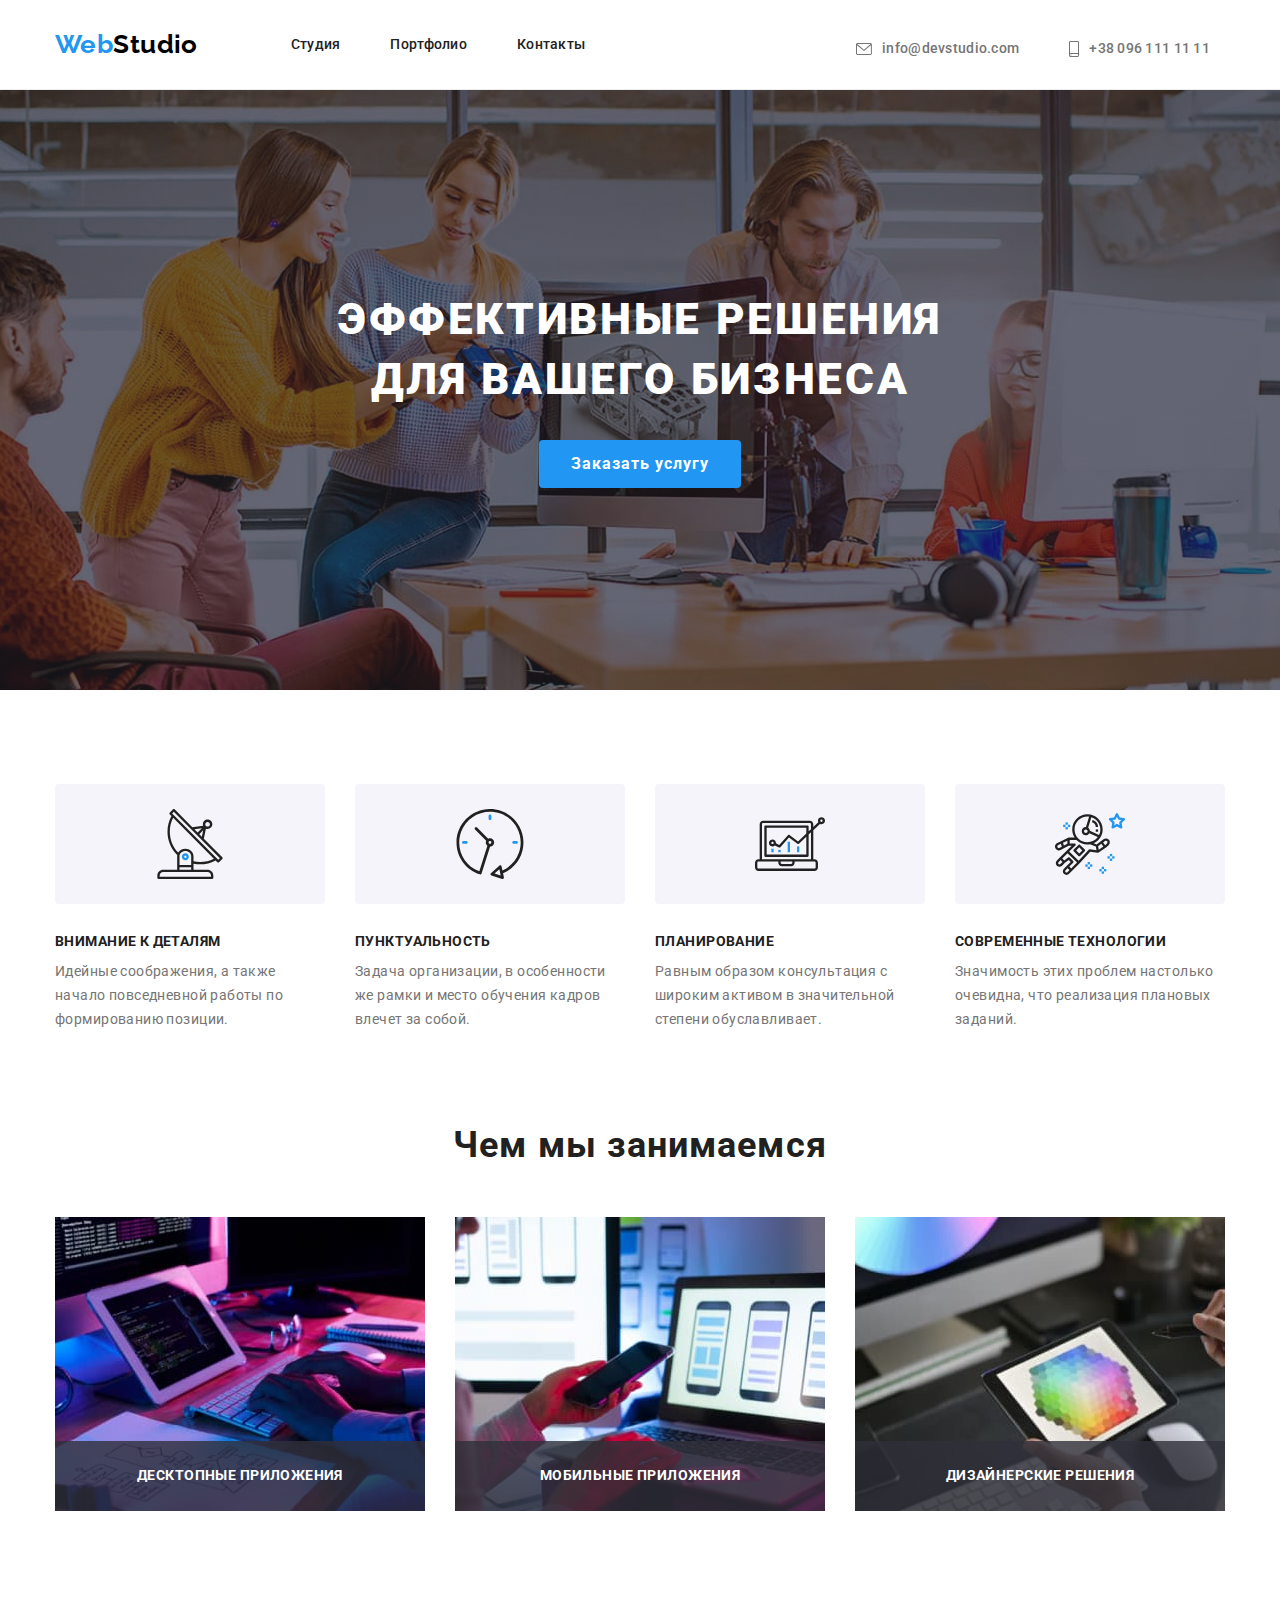
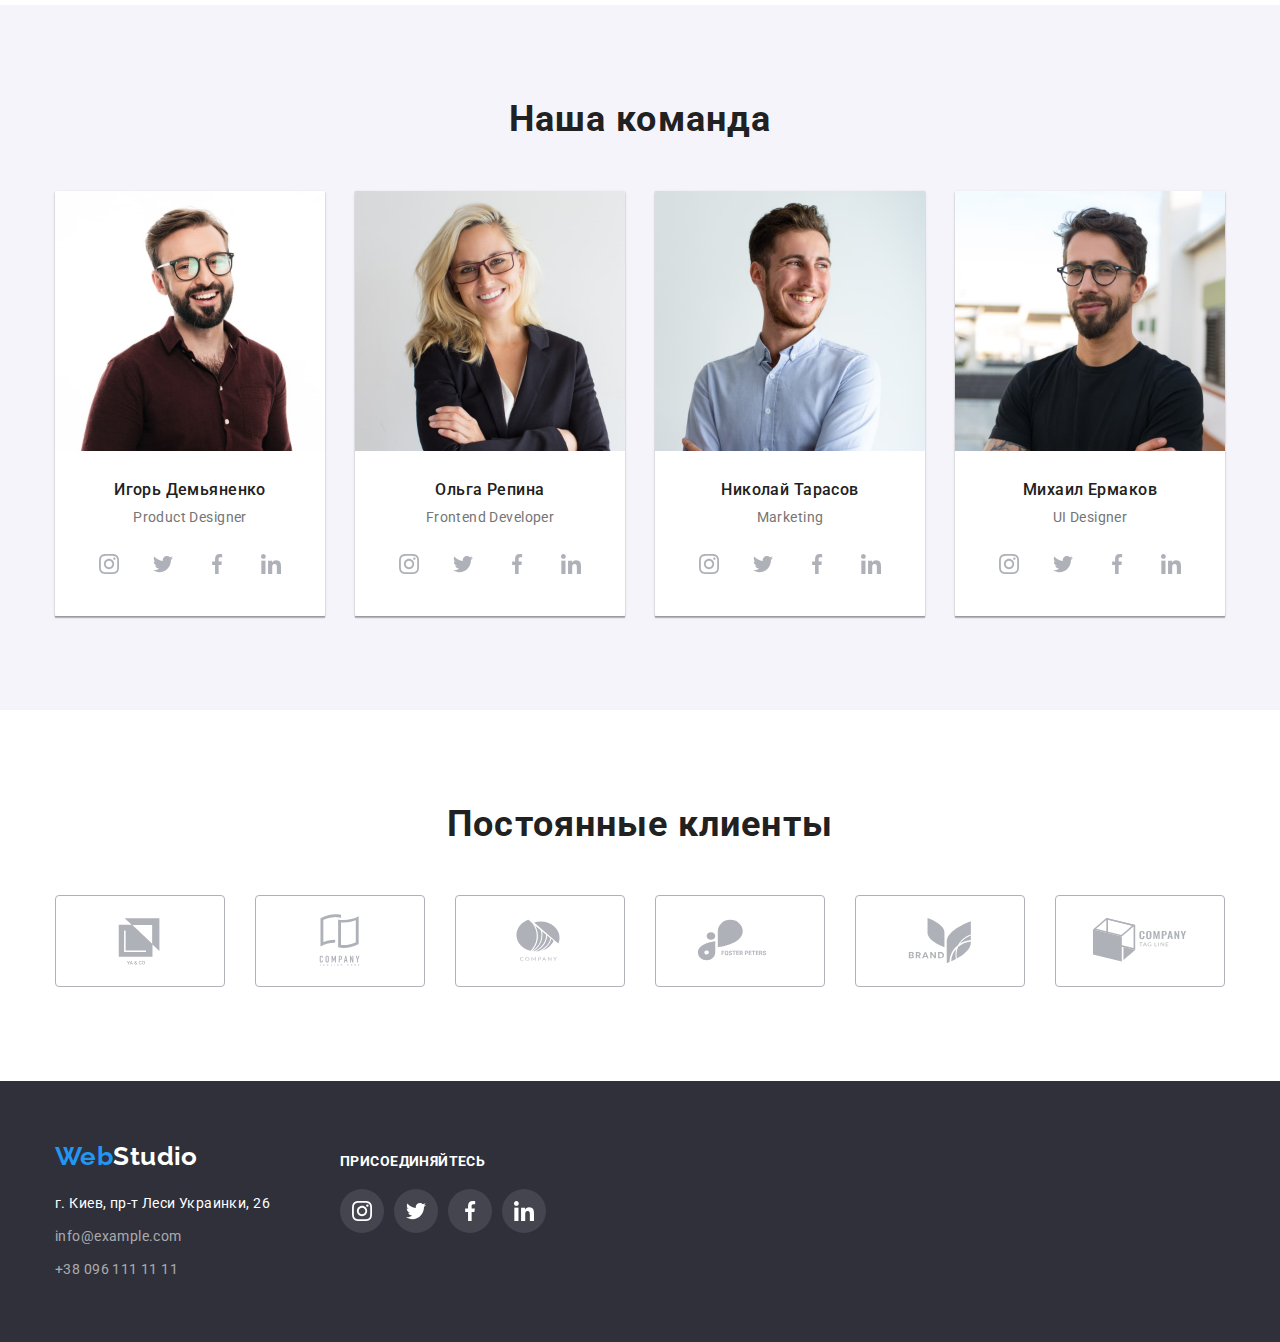
<file: index.html>
<!DOCTYPE html>
<html lang="ru">
  <head>
    <meta charset="UTF-8" />
    <meta http-equiv="X-UA-Compatible" content="IE=edge" />
    <meta name="viewport" content="width=device-width, initial-scale=1.0" />
    <link rel="preconnect" href="https://fonts.googleapis.com" />
    <link rel="preconnect" href="https://fonts.gstatic.com" crossorigin />
    <title>WebStudio</title>
    <link
      href="https://fonts.googleapis.com/css2?family=Raleway:wght@700&family=Roboto:wght@400;500;700;900&display=swap"
      rel="stylesheet"
    />
    <link
      rel="stylesheet"
      href="https://cdnjs.cloudflare.com/ajax/libs/modern-normalize/1.1.0/modern-normalize.min.css"
    />
    <link rel="stylesheet" href="./css/styles.css" />
  </head>
  <body>
    <header class="header">
      <div class="container main-nav">
        <nav class="header-nav">
          <a class="logo" href="./index.html"
            ><span class="logo-dec">Web</span>Studio
          </a>
          <ul class="site-nav list">
            <li class="nav-iteam">
              <a href="./index.html" class="menu-link link">Студия</a>
            </li>
            <li class="nav-iteam">
              <a href="./portfolio.html" class="menu-link link">Портфолио</a>
            </li>
            <li class="nav-iteam">
              <a href="" class="menu-link link">Контакты</a>
            </li>
          </ul>
        </nav>
        <div class="container header-contact">
          <ul class="header-contact-iteams list">
            <li class="contact-iteam">
              <a href="mailto:info@devstudio.com" class="contact-link link">
                <svg class="contact-icon" width="16px" height="12px">
                  <use href="./images/icons.svg#icon-envelope"></use>
                </svg>
                <span class="contact-text">info@devstudio.com</span>
              </a>
            </li>
            <li class="contact-iteam">
              <a href="tel:+380961111111" class="contact-link link">
                <svg class="contact-icon" width="10px" height="16px">
                  <use href="./images/icons.svg#icon-smartphone"></use>
                </svg>
                <span class="contact-text">+38 096 111 11 11</span>
              </a>
            </li>
          </ul>
        </div>
      </div>
    </header>
    <main>
      <div>
        <section class="hero">
          <div class="container">
            <div class="hero-iteams">
              <h1 class="hero-title">Эффективные решения для вашего бизнеса</h1>
              <button data-modal-open class="hero-button" type="button">
                Заказать услугу
              </button>
            </div>
          </div>
        </section>
      </div>
      <section class="feature">
        <div class="container">
          <h2 class="visually-hidden">Особенности</h2>
          <ul class="feature-list list">
            <li class="feature-iteam">
              <div class="feature-icon">
                <svg width="70px" height="70px">
                  <use href="./images/icons.svg#icon-antenna-1"></use>
                </svg>
              </div>
              <h3 class="feature-title">Внимание к деталям</h3>
              <p class="feature-text">
                Идейные соображения, а также начало повседневной работы по
                формированию позиции.
              </p>
            </li>
            <li class="feature-iteam">
              <div class="feature-icon">
                <svg width="70px" height="70px">
                  <use href="./images/icons.svg#icon-clock-1"></use>
                </svg>
              </div>
              <h3 class="feature-title">Пунктуальность</h3>
              <p class="feature-text">
                Задача организации, в особенности же рамки и место обучения
                кадров влечет за собой.
              </p>
            </li>
            <li class="feature-iteam">
              <div class="feature-icon">
                <svg width="70px" height="70px">
                  <use href="./images/icons.svg#icon-diagram-1"></use>
                </svg>
              </div>
              <h3 class="feature-title">Планирование</h3>
              <p class="feature-text">
                Равным образом консультация с широким активом в значительной
                степени обуславливает.
              </p>
            </li>
            <li class="feature-iteam">
              <div class="feature-icon">
                <svg width="70px" height="70px">
                  <use href="./images/icons.svg#icon-astronaut-1"></use>
                </svg>
              </div>
              <h3 class="feature-title">Современные технологии</h3>
              <p class="feature-text">
                Значимость этих проблем настолько очевидна, что реализация
                плановых заданий.
              </p>
            </li>
          </ul>
        </div>
      </section>
      <section class="section">
        <div class="container">
          <h2 class="section-title">Чем мы занимаемся</h2>
          <ul class="section-iteams list">
            <li class="section-iteam label">
              <img src="./img/img1.jpg" alt="разработка" width: 370px; height:
              294px; />
              <p class="label-text">Десктопные приложения</p>
            </li>
            <li class="section-iteam label">
              <img src="./img/img2.jpg" alt="коммуникация" width: 370px; height:
              294px; />
              <p class="label-text">Мобильные приложения</p>
            </li>
            <li class="section-iteam label">
              <img src="./img/img3.jpg" alt="дизайн" width: 370px; height:
              294px; />
              <p class="label-text">Дизайнерские решения</p>
            </li>
          </ul>
        </div>
      </section>
      <section class="section saction-team">
        <div class="container">
          <h2 class="section-title">Наша команда</h2>
          <ul class="section-iteams list">
            <li class="section-iteam team-shadow">
              <img
                src="./img/imgteam1.jpg"
                alt="Игорь Демьяненко"
                width="270"
                height="260"
              />
              <div class="text-content">
                <h3 class="name">Игорь Демьяненко</h3>
                <p lang="en" class="speciality">Product Designer</p>
                <ul class="soc-icon-list list">
                  <li class="soc-icon-iteam">
                    <a href="" class="soc-icon-link">
                      <svg class="soc-icon" width="20px" height="20px">
                        <use href="./images/icons.svg#icon-instagram-2"></use>
                      </svg>
                    </a>
                  </li>
                  <li class="soc-icon-iteam">
                    <a href="" class="soc-icon-link">
                      <svg class="soc-icon" width="20px" height="20px">
                        <use href="./images/icons.svg#icon-twitter-1"></use>
                      </svg>
                    </a>
                  </li>
                  <li class="soc-icon-iteam">
                    <a href="" class="soc-icon-link">
                      <svg class="soc-icon" width="20px" height="20px">
                        <use href="./images/icons.svg#icon-facebook-1"></use>
                      </svg>
                    </a>
                  </li>
                  <li class="soc-icon-iteam">
                    <a href="" class="soc-icon-link">
                      <svg class="soc-icon" width="20px" height="20px">
                        <use href="./images/icons.svg#icon-linkedin-1"></use>
                      </svg>
                    </a>
                  </li>
                </ul>
              </div>
            </li>
            <li class="section-iteam team-shadow">
              <img
                src="./img/imgteam2.jpg"
                alt="Ольга Репина"
                width="270"
                height="260"
              />
              <div class="text-content">
                <h3 class="name">Ольга Репина</h3>
                <p lang="en" class="speciality">Frontend Developer</p>
                <ul class="soc-icon-list list">
                  <li class="soc-icon-iteam">
                    <a href="" class="soc-icon-link">
                      <svg class="soc-icon" width="20px" height="20px">
                        <use href="./images/icons.svg#icon-instagram-2"></use>
                      </svg>
                    </a>
                  </li>
                  <li class="soc-icon-iteam">
                    <a href="" class="soc-icon-link">
                      <svg class="soc-icon" width="20px" height="20px">
                        <use href="./images/icons.svg#icon-twitter-1"></use>
                      </svg>
                    </a>
                  </li>
                  <li class="soc-icon-iteam">
                    <a href="" class="soc-icon-link">
                      <svg class="soc-icon" width="20px" height="20px">
                        <use href="./images/icons.svg#icon-facebook-1"></use>
                      </svg>
                    </a>
                  </li>
                  <li class="soc-icon-iteam">
                    <a href="" class="soc-icon-link">
                      <svg class="soc-icon" width="20px" height="20px">
                        <use href="./images/icons.svg#icon-linkedin-1"></use>
                      </svg>
                    </a>
                  </li>
                </ul>
              </div>
            </li>
            <li class="section-iteam team-shadow">
              <img
                src="./img/imgteam3.jpg"
                alt="Николай Тарасов"
                width="270"
                height="260"
              />
              <div class="text-content">
                <h3 class="name">Николай Тарасов</h3>
                <p lang="en" class="speciality">Marketing</p>
                <ul class="soc-icon-list list">
                  <li class="soc-icon-iteam">
                    <a href="" class="soc-icon-link">
                      <svg class="soc-icon" width="20px" height="20px">
                        <use href="./images/icons.svg#icon-instagram-2"></use>
                      </svg>
                    </a>
                  </li>
                  <li class="soc-icon-iteam">
                    <a href="" class="soc-icon-link">
                      <svg class="soc-icon" width="20px" height="20px">
                        <use href="./images/icons.svg#icon-twitter-1"></use>
                      </svg>
                    </a>
                  </li>
                  <li class="soc-icon-iteam">
                    <a href="" class="soc-icon-link">
                      <svg class="soc-icon" width="20px" height="20px">
                        <use href="./images/icons.svg#icon-facebook-1"></use>
                      </svg>
                    </a>
                  </li>
                  <li class="soc-icon-iteam">
                    <a href="" class="soc-icon-link">
                      <svg class="soc-icon" width="20px" height="20px">
                        <use href="./images/icons.svg#icon-linkedin-1"></use>
                      </svg>
                    </a>
                  </li>
                </ul>
              </div>
            </li>
            <li class="section-iteam team-shadow">
              <img
                src="./img/imgteam4.jpg"
                alt="Михаил Ермаков"
                width="270"
                height="260"
              />
              <div class="text-content">
                <h3 class="name">Михаил Ермаков</h3>
                <p lang="en" class="speciality">UI Designer</p>
                <ul class="soc-icon-list list">
                  <li class="soc-icon-iteam">
                    <a href="" class="soc-icon-link">
                      <svg class="soc-icon" width="20px" height="20px">
                        <use href="./images/icons.svg#icon-instagram-2"></use>
                      </svg>
                    </a>
                  </li>
                  <li class="soc-icon-iteam">
                    <a href="" class="soc-icon-link">
                      <svg class="soc-icon" width="20px" height="20px">
                        <use href="./images/icons.svg#icon-twitter-1"></use>
                      </svg>
                    </a>
                  </li>
                  <li class="soc-icon-iteam">
                    <a href="" class="soc-icon-link">
                      <svg class="soc-icon" width="20px" height="20px">
                        <use href="./images/icons.svg#icon-facebook-1"></use>
                      </svg>
                    </a>
                  </li>
                  <li class="soc-icon-iteam">
                    <a href="" class="soc-icon-link">
                      <svg class="soc-icon" width="20px" height="20px">
                        <use href="./images/icons.svg#icon-linkedin-1"></use>
                      </svg>
                    </a>
                  </li>
                </ul>
              </div>
            </li>
          </ul>
        </div>
      </section>
      <section class="section">
        <div class="container">
          <h2 class="section-title">Постоянные клиенты</h2>
          <ul class="clients-list list">
            <li class="clients-iteam">
              <a href="" class="clients-link link">
                <svg class="client-logo" width="106px" height="60px">
                  <use href="./images/icons.svg#icon-Logo-yaco"></use>
                </svg>
              </a>
            </li>
            <li class="clients-iteam">
              <a href="" class="clients-link link">
                <svg class="client-logo" width="106px" height="60px">
                  <use
                    href="./images/icons.svg#icon-Logo-company-tagline-here"
                  ></use>
                </svg>
              </a>
            </li>
            <li class="clients-iteam">
              <a href="" class="clients-link link">
                <svg class="client-logo" width="106px" height="60px">
                  <use href="./images/icons.svg#icon-Logo-company"></use>
                </svg>
              </a>
            </li>
            <li class="clients-iteam">
              <a href="" class="clients-link link">
                <svg class="client-logo" width="106px" height="60px">
                  <use href="./images/icons.svg#icon-Logo-foster-peters"></use>
                </svg>
              </a>
            </li>
            <li class="clients-iteam">
              <a href="" class="clients-link link">
                <svg class="client-logo" width="106px" height="60px">
                  <use href="./images/icons.svg#icon-Logo-brand"></use>
                </svg>
              </a>
            </li>
            <li class="clients-iteam">
              <a href="" class="clients-link link">
                <svg class="client-logo" width="106px" height="60px">
                  <use
                    href="./images/icons.svg#icon-Logo-company-tag-line"
                  ></use>
                </svg>
              </a>
            </li>
          </ul>
        </div>
      </section>
    </main>
    <footer class="footer">
      <div class="container footer-main">
        <div class="footer-nav">
          <a class="logo-footer" href="./index.html"
            ><span class="logo-footer-dec">Web</span>Studio</a
          >
          <address class="footer-address">
            г. Киев, пр-т Леси Украинки, 26
          </address>
          <ul class="footer-contact-iteams list">
            <li class="contact-iteam">
              <a href="mailto:info@example.com" class="link"
                >info@example.com</a
              >
            </li>
            <li class="contact-iteam">
              <a href="tel:+380961111111" class="link">+38 096 111 11 11</a>
            </li>
          </ul>
        </div>
        <div class="footer-soc">
          <h3 class="footer-soc-title">присоединяйтесь</h3>
          <ul class="footer-soc-icon-list list">
            <li class="footer-soc-icon-iteam">
              <a href="" class="footer-soc-icon-link">
                <svg class="footer-soc-icon" width="20px" height="20px">
                  <use href="./images/icons.svg#icon-instagram-2"></use>
                </svg>
              </a>
            </li>
            <li class="footer-soc-icon-iteam">
              <a href="" class="footer-soc-icon-link">
                <svg class="footer-soc-icon" width="20px" height="20px">
                  <use href="./images/icons.svg#icon-twitter-1"></use>
                </svg>
              </a>
            </li>
            <li class="footer-soc-icon-iteam">
              <a href="" class="footer-soc-icon-link">
                <svg class="footer-soc-icon" width="20px" height="20px">
                  <use href="./images/icons.svg#icon-facebook-1"></use>
                </svg>
              </a>
            </li>
            <li class="footer-soc-icon-iteam">
              <a href="" class="footer-soc-icon-link">
                <svg class="footer-soc-icon" width="20px" height="20px">
                  <use href="./images/icons.svg#icon-linkedin-1"></use>
                </svg>
              </a>
            </li>
          </ul>
        </div>
      </div>
    </footer>
    <div class="backdrop is-hidden" data-modal>
      <div class="modal">
        <button data-modal-close class="close-modal-btn" type="button">
          <svg class="close-modal-icon" width="18px" height="18px">
            <use href="./images/icons.svg#icon-close-black-18dp-2-1"></use>
          </svg>
        </button>
      </div>
    </div>
    <script src="./js/modal.js"></script>
  </body>
</html>
</file>
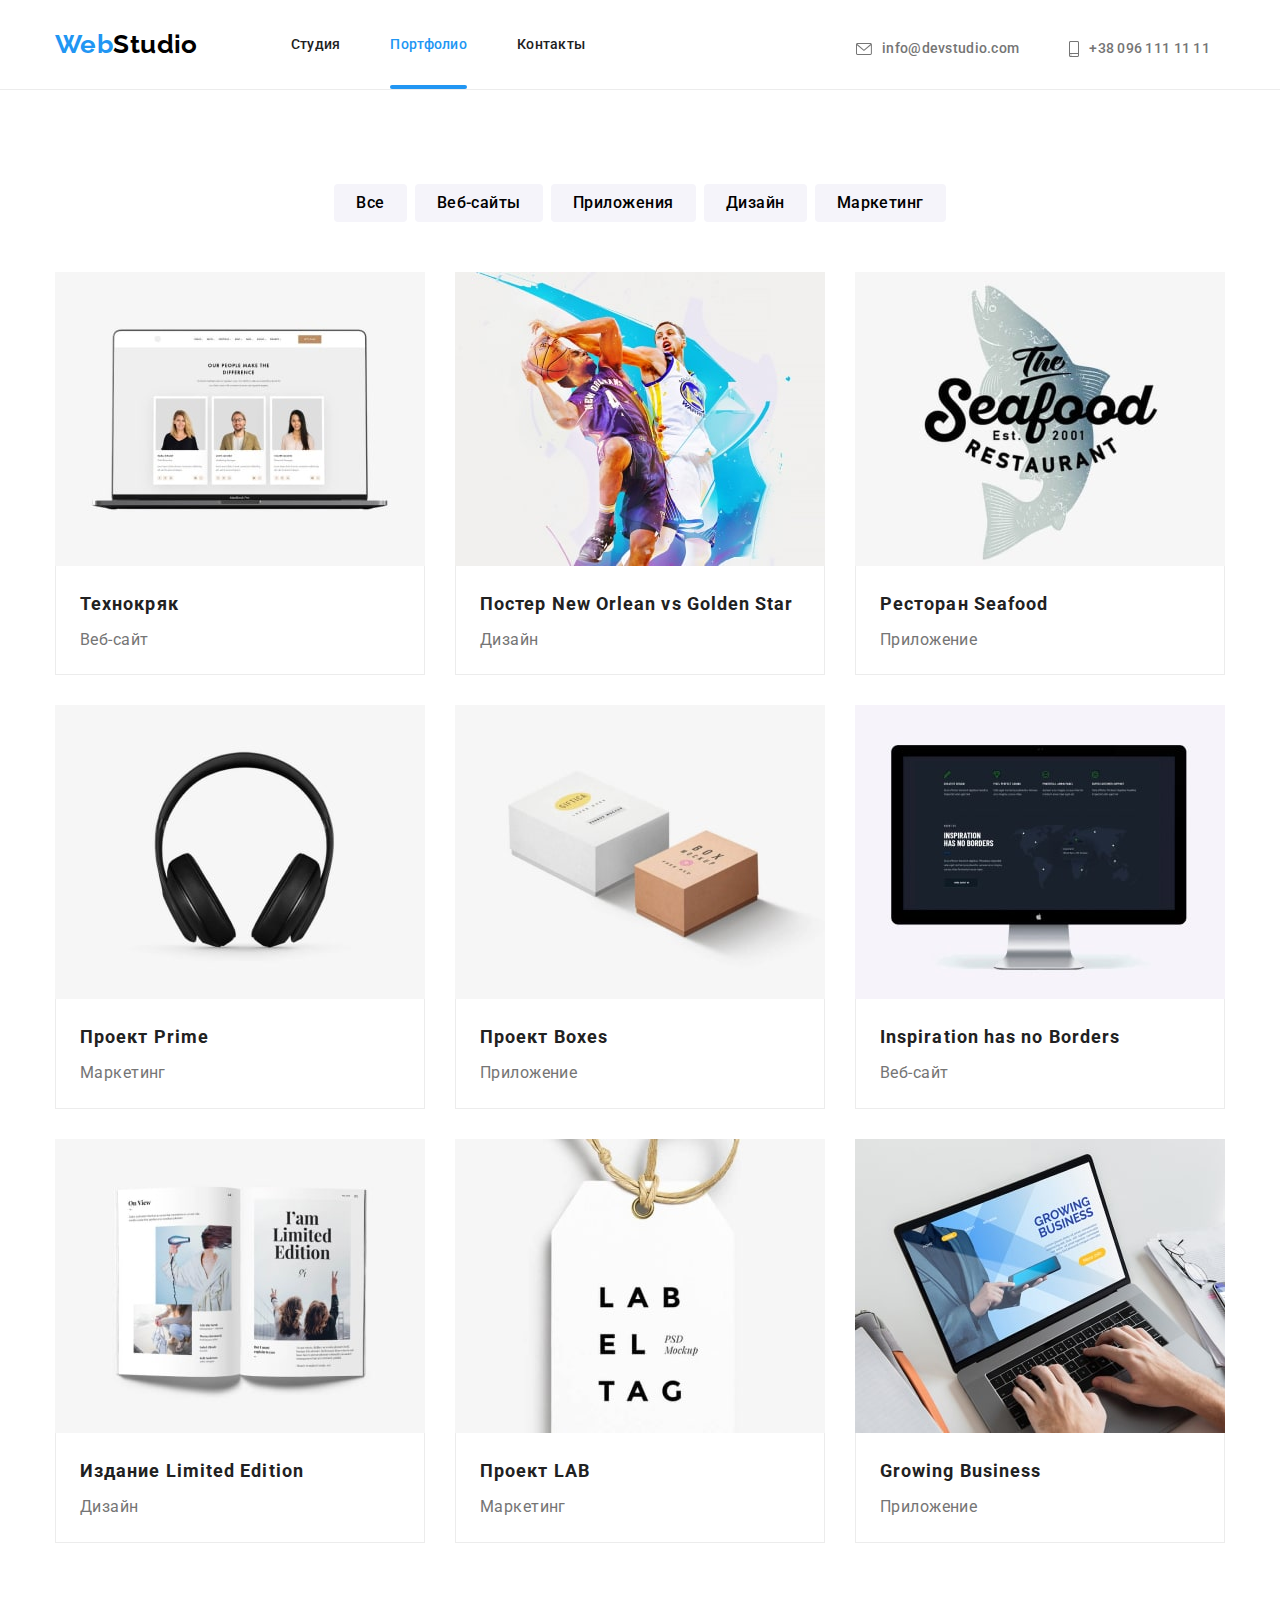
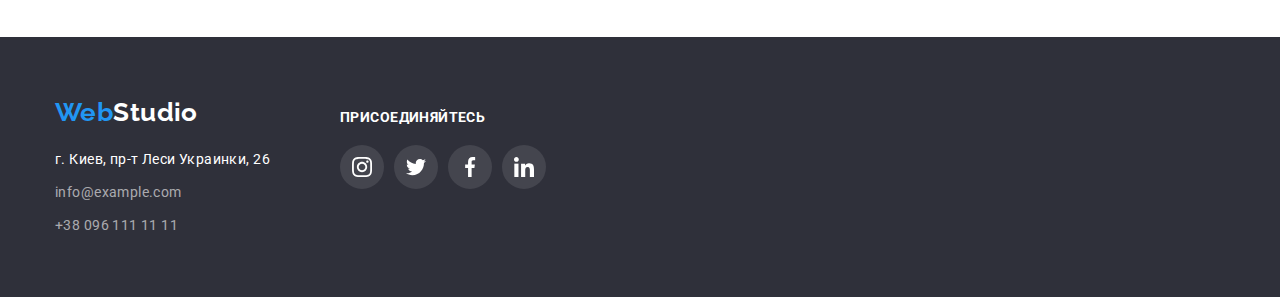
<file: portfolio.html>
<!DOCTYPE html>
<html lang="ru">
  <head>
    <meta charset="UTF-8" />
    <meta http-equiv="X-UA-Compatible" content="IE=edge" />
    <meta name="viewport" content="width=device-width, initial-scale=1.0" />
    <link rel="preconnect" href="https://fonts.googleapis.com" />
    <link rel="preconnect" href="https://fonts.gstatic.com" crossorigin />
    <title>Portfolio</title>
    <link
      href="https://fonts.googleapis.com/css2?family=Raleway:wght@700&family=Roboto:wght@400;500;700;900&display=swap"
      rel="stylesheet"
    />
    <link
      rel="stylesheet"
      href="https://cdnjs.cloudflare.com/ajax/libs/modern-normalize/1.1.0/modern-normalize.min.css"
    />
    <link rel="stylesheet" href="./css/styles.css" />
  </head>
  <body>
    <header class="header">
      <div class="container main-nav">
        <nav class="header-nav">
          <a class="logo" href="./index.html"
            ><span class="logo-dec">Web</span>Studio
          </a>
          <ul class="site-nav list">
            <li class="nav-iteam">
              <a href="./index.html" class="menu-link link">Студия</a>
            </li>
            <li class="nav-iteam">
              <a href="./portfolio.html" class="link active-link">Портфолио</a>
            </li>
            <li class="nav-iteam">
              <a href="" class="menu-link link">Контакты</a>
            </li>
          </ul>
        </nav>
        <div class="container header-contact">
          <ul class="header-contact-iteams list">
            <li class="contact-iteam">
              <a href="mailto:info@devstudio.com" class="contact-link link">
                <svg class="contact-icon" width="16px" height="12px">
                  <use href="./images/icons.svg#icon-envelope"></use>
                </svg>
                <span class="contact-text">info@devstudio.com</span>
              </a>
            </li>
            <li class="contact-iteam">
              <a href="tel:+380961111111" class="contact-link link">
                <svg class="contact-icon" width="10px" height="16px">
                  <use href="./images/icons.svg#icon-smartphone"></use>
                </svg>
                <span class="contact-text">+38 096 111 11 11</span>
              </a>
            </li>
          </ul>
        </div>
      </div>
    </header>
    <main>
      <section class="section">
        <div class="container">
          <h1 class="visually-hidden">Портфолио</h1>
          <ul class="filter-buttons list">
            <li class="filter-iteam">
              <button class="filter-button" type="button">Все</button>
            </li>
            <li class="filter-iteam">
              <button class="filter-button" type="button">Веб-сайты</button>
            </li>
            <li class="filter-iteam">
              <button class="filter-button" type="button">Приложения</button>
            </li>
            <li class="filter-iteam">
              <button class="filter-button" type="button">Дизайн</button>
            </li>
            <li class="filter-iteam">
              <button class="filter-button" type="button">Маркетинг</button>
            </li>
          </ul>
        </div>
        <div class="container">
          <h2 class="visually-hidden">Примеры работ</h2>
          <ul class="project-list list">
            <li class="project-iteam">
              <a href="" class="project-link link">
                <div class="project-thumb">
                  <img
                    src="./img/project-img1.jpg"
                    alt="Технокряк"
                    width="370"
                    height="294"
                  />
                  <div class="project-overlay">
                    <p class="project-overlay-text">
                      Ресурс предлагает комплексные предложения с разным уровнем
                      функционала и сервисов. Все это позволит посетителю
                      получить исчерпывающие сведения <br />
                      о компании или частном лице.
                    </p>
                  </div>
                </div>
                <div class="text-content-iteam">
                  <h3 class="project-title">Технокряк</h3>
                  <p class="project-category">Веб-сайт</p>
                </div>
              </a>
            </li>
            <li class="project-iteam">
              <a href="" class="project-link link">
                <img
                  src="./img/project-img2.jpg"
                  alt="Постер"
                  width="370"
                  height="294"
                />
                <div class="text-content-iteam">
                  <h3 class="project-title">
                    Постер New Orlean vs Golden Star
                  </h3>
                  <p class="project-category">Дизайн</p>
                </div>
              </a>
            </li>
            <li class="project-iteam">
              <a href="" class="project-link link">
                <img
                  src="./img/project-img3.jpg"
                  alt="Ресторан"
                  width="370"
                  height="294"
                />
                <div class="text-content-iteam">
                  <h3 class="project-title">Ресторан Seafood</h3>
                  <p class="project-category">Приложение</p>
                </div>
              </a>
            </li>
            <li class="project-iteam">
              <a href="" class="project-link link">
                <img
                  src="./img/project-img4.jpg"
                  alt="Наушники"
                  width="370"
                  height="294"
                />
                <div class="text-content-iteam">
                  <h3 class="project-title">Проект Prime</h3>
                  <p class="project-category">Маркетинг</p>
                </div>
              </a>
            </li>
            <li class="project-iteam">
              <a href="" class="project-link link">
                <img
                  src="./img/project-img5.jpg"
                  alt="Коробки"
                  width="370"
                  height="294"
                />
                <div class="text-content-iteam">
                  <h3 class="project-title">Проект Boxes</h3>
                  <p class="project-category">Приложение</p>
                </div>
              </a>
            </li>
            <li class="project-iteam">
              <a href="" class="project-link link">
                <img
                  src="./img/project-img6.jpg"
                  alt="Сайт"
                  width="370"
                  height="294"
                />
                <div class="text-content-iteam">
                  <h3 class="project-title">Inspiration has no Borders</h3>
                  <p class="project-category">Веб-сайт</p>
                </div>
              </a>
            </li>
            <li class="project-iteam">
              <a href="" class="project-link link">
                <img
                  src="./img/project-img7.jpg"
                  alt="Издание"
                  width="370"
                  height="294"
                />
                <div class="text-content-iteam">
                  <h3 class="project-title">Издание Limited Edition</h3>
                  <p class="project-category">Дизайн</p>
                </div>
              </a>
            </li>
            <li class="project-iteam">
              <a href="" class="project-link link">
                <img
                  src="./img/project-img8.jpg"
                  alt="Маркетинг"
                  width="370"
                  height="294"
                />
                <div class="text-content-iteam">
                  <h3 class="project-title">Проект LAB</h3>
                  <p class="project-category">Маркетинг</p>
                </div>
              </a>
            </li>
            <li class="project-iteam">
              <a href="" class="project-link link">
                <img
                  src="./img/project-img9.jpg"
                  alt="Приложение"
                  width="370"
                  height="294"
                />
                <div class="text-content-iteam">
                  <h3 class="project-title">Growing Business</h3>
                  <p class="project-category">Приложение</p>
                </div>
              </a>
            </li>
          </ul>
        </div>
      </section>
    </main>
    <footer class="footer">
      <div class="container footer-main">
        <div class="footer-nav">
          <a class="logo-footer" href="./index.html"
            ><span class="logo-footer-dec">Web</span>Studio</a
          >
          <address class="footer-address">
            г. Киев, пр-т Леси Украинки, 26
          </address>
          <ul class="footer-contact-iteams list">
            <li class="contact-iteam">
              <a href="mailto:info@example.com" class="link"
                >info@example.com</a
              >
            </li>
            <li class="contact-iteam">
              <a href="tel:+380961111111" class="link">+38 096 111 11 11</a>
            </li>
          </ul>
        </div>
        <div class="footer-soc">
          <h3 class="footer-soc-title">присоединяйтесь</h3>
          <ul class="footer-soc-icon-list list">
            <li class="footer-soc-icon-iteam">
              <a href="" class="footer-soc-icon-link">
                <svg class="footer-soc-icon" width="20px" height="20px">
                  <use href="./images/icons.svg#icon-instagram-2"></use>
                </svg>
              </a>
            </li>
            <li class="footer-soc-icon-iteam">
              <a href="" class="footer-soc-icon-link">
                <svg class="footer-soc-icon" width="20px" height="20px">
                  <use href="./images/icons.svg#icon-twitter-1"></use>
                </svg>
              </a>
            </li>
            <li class="footer-soc-icon-iteam">
              <a href="" class="footer-soc-icon-link">
                <svg class="footer-soc-icon" width="20px" height="20px">
                  <use href="./images/icons.svg#icon-facebook-1"></use>
                </svg>
              </a>
            </li>
            <li class="footer-soc-icon-iteam">
              <a href="" class="footer-soc-icon-link">
                <svg class="footer-soc-icon" width="20px" height="20px">
                  <use href="./images/icons.svg#icon-linkedin-1"></use>
                </svg>
              </a>
            </li>
          </ul>
        </div>
      </div>
    </footer>
  </body>
</html>
</file>
<file: css/styles.css>
:root {
  --prmary-text-color: #757575;
  --title-text-color: #212121;
  --accent-color: #2196f3;
  --button-hover: #188ce8;
  --footer-text-color: rgba(255, 255, 255, 0.6);
  --text-whte: #ffffff;
  --logo-color-black: #000000;
  --header-border: rgba(236, 236, 236, 1);
  --hero-background: #2f303a;
  --client-logo: #afb1b8;
  --contact-icon-color: #757575;
  --specialization-bg-color: rgba(47, 48, 58, 0.8);
  --specialization-text-color: #ffffff;
  --soc-icon-bg-color: #ffffff;
  --soc-icon-color: #afb1b8;
  --soc-icon-hover-color: #ffffff;
  --footer-soc-bg-color: rgba(255, 255, 255, 0.1);
  --foorer-soc-icon-color: #ffffff;
  --foorer-soc-title-color: #ffffff;
  --overlay-tect-color: #ffffff;
  --overlay-background-color: rgba(33, 150, 243, 0.9);
  --modal-close-btn: #000000;
  --modal-close-bg: #ffffff;
  --modal-border-color: rgba(0, 0, 0, 0.1);

  --primary-background-color: #ffffff;
  --secondary-background: #f5f4fa;
  --future-icon-bg: #f5f4fa;
  --footer-background: #2f303a;
  --backdrop-background: rgba(0, 0, 0, 0.2);
  --modal-bg-color: #ffffff;
  /* ----------------------------------------------- */
  --cubic-bezier: cubic-bezier(0.4, 0, 0.2, 1);
}

/*---------------- reset & utilitys ---------------- */

h1,
h2,
h3,
h4,
h5,
h6,
p {
  margin: 0;
}

ul,
ol {
  margin: 0;
  padding-left: 0;
}

img {
  display: block;
  max-width: 100%;
}

.list {
  list-style-type: none;
}

.visually-hidden {
  position: absolute;
  white-space: nowrap;
  width: 1px;
  height: 1px;
  overflow: hidden;
  border: 0;
  padding: 0;
  clip: rect(0 0 0 0);
  clip-path: inset(50%);
  margin: -1px;
}

/* -------------------------------------- */

.container {
  width: 1200px;
  padding-left: 15px;
  padding-right: 15px;
  margin: 0 auto;
}

body {
  margin: 0;

  font-family: "Roboto", "sans-serif";
  font-weight: 400;
  font-size: 14px;
  line-height: 1.14;
  letter-spacing: 0.03em;
  color: var(--prmary-text-color);
  background-color: var(--primary-background-color);
}

/* ----------------header---------------- */

.logo {
  text-decoration: none;
  font-family: "Raleway", "sans-serif";
  font-weight: 700;
  font-size: 26px;
  line-height: 1.19;
  color: var(--logo-color-black);
}

.logo-dec {
  color: var(--accent-color);
}

/* ----------------header-nav------------ */

.header {
  border: 1px var(--header-border);
  border-style: none none solid none;
  background-color: var(--primary-background-color);
}

.header-nav {
  display: flex;
  align-items: center;
}

.site-nav .nav-iteam:not(:first-child) {
  margin-left: 50px;
}

.site-nav .link {
  padding-top: 32px;
  padding-bottom: 32px;

  text-decoration: none;
  font-weight: 500;
  letter-spacing: 0.02em;
  color: var(--title-text-color);

  transition: color 250ms var(--cubic-bezier);
}

.site-nav {
  display: flex;
  margin-left: 93px;
}

.menu-link {
  position: relative;
}
.menu-link::after {
  content: "";
  display: block;
  position: absolute;
  width: 100%;
  height: 4px;
  bottom: -5px;
  border-radius: 2px;
  background-color: var(--accent-color);
  transform: scaleX(0);
  transition: transform 250ms var(--cubic-bezier);
}
.menu-link:hover::after {
  transform: scaleX(1);
}
/* --------------------header contact---- */

.header-contact-iteams .contact-iteam:not(:first-child) {
  margin-left: 50px;
}

.header-contact-iteams .link {
  display: flex;
  padding-top: 32px;
  padding-bottom: 32px;
  align-items: center;

  text-decoration: none;
  font-weight: 500;
  letter-spacing: 0.02em;

  color: var(--prmary-text-color);

  transition: color 250ms var(--cubic-bezier);
}

.header-contact {
  display: flex;
}

.header-contact-iteams {
  display: flex;
  margin-left: auto;
}

.main-nav {
  display: flex;
  align-items: center;
  justify-content: center;
}
.nav-iteam .active-link {
  position: relative;
  color: var(--accent-color);
}
.active-link::after {
  content: "";
  display: block;
  position: absolute;
  width: 100%;
  height: 4px;
  bottom: -5px;
  border-radius: 2px;
  background-color: var(--accent-color);
}

/* -------------------contact-icon--------*/

.contact-link {
  justify-content: center;
  align-items: center;
}

.contact-icon {
  fill: var(--contact-icon-color);
  transition: fill 250ms var(--cubic-bezier);
}
.contact-text {
  margin-left: 10px;
}
.contact-link:hover .contact-icon,
.contact-link:focus .contact-icon {
  fill: var(--accent-color);
}
/* -------------------Hero----------------*/

.hero {
  padding-top: 200px;
  padding-bottom: 200px;
  margin: 0 auto;
  max-width: 1600px;
  height: 600px;
  background-color: var(--hero-background);
  background-image: linear-gradient(
      rgba(47, 48, 58, 0.4),
      rgba(47, 48, 58, 0.4)
    ),
    url(../img/hero-Img.jpg);
  background-repeat: no-repeat;
  background-position: center;
  background-size: cover;
}

.hero-title {
  margin: 0 auto;
  max-width: 696px;

  font-weight: 900;
  font-size: 44px;
  line-height: 1.36;
  text-align: center;
  letter-spacing: 0.06em;
  text-transform: uppercase;
  color: var(--text-whte);
}

.hero-button {
  display: block;
  margin: 0 auto;
  margin-top: 30px;
  padding: 10px 32px;
  border: 0;
  border-radius: 4px;

  font-family: "Roboto";
  font-weight: 700;
  font-size: 16px;
  line-height: 1.8;

  letter-spacing: 0.06em;
  color: var(--text-whte);
  background-color: var(--accent-color);

  transition: background-color 250ms var(--cubic-bezier);

  cursor: pointer;
}

.hero-button:hover,
.hero-button:focus {
  background-color: var(--button-hover);
}

/* ------------------feature-icon-------------------- */

.feature-icon {
  display: flex;
  justify-content: center;
  align-items: center;
  width: 270px;
  height: 120px;
  border-radius: 4px;
  background-color: var(--future-icon-bg);
}
/* -----------------feature-------------- */

.feature {
  padding-top: 94px;
}

.feature-list {
  display: flex;
}

.feature-iteam {
  width: 270px;
}

.feature-iteam:not(:first-child) {
  margin-left: 30px;
}

.feature-title {
  padding-top: 30px;

  font-weight: 700;
  font-size: 14px;
  letter-spacing: 0.03em;
  text-transform: uppercase;
  color: var(--title-text-color);
}

.feature-text {
  margin-top: 10px;

  line-height: 1.7;
  letter-spacing: 0.03em;
  white-space: normal;

  color: var(--prmary-text-color);
}

/* -----------------specialization--------*/

.section {
  padding-top: 94px;
  padding-bottom: 94px;
}

.section-iteams {
  display: flex;
  margin-top: 50px;
  text-align: center;
}
.section-iteam:not(:first-child) {
  margin-left: 30px;
}
.section-title {
  font-weight: 700;
  font-size: 36px;
  line-height: 1.16;
  text-align: center;
  letter-spacing: 0.03em;

  color: var(--title-text-color);
}

/* -------------------------------------------- */

.label {
  position: relative;
}

.label-text {
  position: absolute;
  bottom: 0;

  display: flex;
  justify-content: center;
  align-items: center;

  font-weight: 700;
  font-size: 14px;

  letter-spacing: 0.03em;
  text-transform: uppercase;
  color: var(--specialization-text-color);

  width: 100%;
  height: 70px;

  background-color: var(--specialization-bg-color);
}
/* -----------------team------------------*/

.saction-team {
  background-color: var(--secondary-background);
}

.text-content {
  padding-top: 30px;
  padding-bottom: 30px;
  border-radius: 0px 0px 4px 4px;
  background-color: var(--primary-background-color);
}

.name {
  margin-bottom: 10px;

  font-weight: 500;
  font-size: 16px;
  line-height: 1.18;

  color: var(--title-text-color);
}

.team-shadow {
  box-shadow: 0px 1px 3px rgba(0, 0, 0, 0.12), 0px 1px 1px rgba(0, 0, 0, 0.14),
    0px 2px 1px rgba(0, 0, 0, 0.2);
}
/* ---------------soc-icon-list---------- */

.soc-icon-list {
  margin-top: 16px;
  display: flex;
  justify-content: center;
}

.soc-icon-link {
  display: flex;
  align-items: center;
  justify-content: center;
  background-color: var(--soc-icon-bg-color);
  width: 44px;
  height: 44px;
  border-radius: 50%;

  transition: background-color 250ms var(--cubic-bezier);
}

.soc-icon-iteam:not(:first-child) {
  margin-left: 10px;
}

.soc-icon {
  fill: var(--soc-icon-color);
  transition: fill 250ms var(--cubic-bezier);
}

.soc-icon-link:hover,
.soc-icon-link:focus {
  background-color: var(--accent-color);
}
.soc-icon-link:hover .soc-icon,
.soc-icon-link:focus .soc-icon {
  fill: var(--soc-icon-hover-color);
}

/* ---------------clients-list----------- */

.clients-list {
  margin-top: 50px;
  display: flex;
  justify-content: center;
}

.clients-iteam:not(:first-child) {
  margin-left: 30px;
}

.clients-link {
  width: 170px;
  height: 92px;
  border: 1px solid var(--client-logo);
  border-radius: 4px;
  display: flex;
  justify-content: center;
  align-items: center;

  transition: border-color 250ms var(--cubic-bezier);
}

.client-logo {
  fill: var(--client-logo);
  transition: fill 250ms var(--cubic-bezier);
}

.clients-link:hover,
.clients-link:focus {
  border-color: var(--accent-color);
}

.clients-link:hover .client-logo,
.clients-link:focus .client-logo {
  fill: var(--accent-color);
}

/*------------------flter portfolo--------*/

.filter-buttons {
  display: flex;
  justify-content: center;
}

.filter-button {
  padding: 6px 22px;
  border: 0;
  border-radius: 4px;

  font-family: "Roboto";
  font-weight: 500;
  font-size: 16px;
  line-height: 1.6;
  text-align: center;
  letter-spacing: 0.03em;
  background-color: var(--secondary-background);

  transition: background-color 250ms var(--cubic-bezier),
    color 250ms var(--cubic-bezier), box-shadow 250ms var(--cubic-bezier);

  cursor: pointer;
}

.filter-iteam:not(:first-child) {
  margin-left: 8px;
}

.filter-button:hover,
.filter-button:focus {
  color: var(--text-whte);
  background-color: var(--accent-color);
  box-shadow: 0px 3px 1px rgba(0, 0, 0, 0.1), 0px 1px 2px rgba(0, 0, 0, 0.08),
    0px 2px 2px rgba(0, 0, 0, 0.12);
}

/* -------------------portfolio-------- */

/* -------------------overlay---------- */

.project-thumb {
  position: relative;
  overflow: hidden;
}

.project-overlay {
  position: absolute;
  top: 0;
  left: 0;

  width: 100%;
  height: 100%;

  background-color: var(--overlay-background-color);
  transform: translateY(100%);
  transition: transform 250ms var(--cubic-bezier);
}

.project-overlay-text {
  position: absolute;
  width: 322px;
  top: 50%;
  left: 50%;
  transform: translate(-50%, -50%);

  font-size: 18px;
  line-height: 1.56;
  letter-spacing: 0.03em;
  color: var(--overlay-tect-color);
}

.project-link:hover .project-overlay,
.project-link:focus .project-overlay {
  transform: translateY(0) 250ms var(--cubic-bezier);
}

/* ------------------------------------ */
.project-list {
  display: flex;
  flex-wrap: wrap;
  margin-top: 50px;
}

.project-link {
  display: block;
  text-decoration: none;
  transition: box-shadow 250ms var(--cubic-bezier);
}

.project-title {
  font-weight: 700;
  font-size: 18px;
  line-height: 2;

  letter-spacing: 0.06em;

  color: var(--title-text-color);
}

.project-iteam {
  margin-right: 30px;
  margin-bottom: 30px;
}

.project-iteam:nth-child(3n) {
  margin-right: 0px;
}

.project-iteam:nth-last-child(-n + 3) {
  margin-bottom: 0px;
}

.project-category {
  margin-top: 4px;
  font-size: 16px;
  line-height: 1.8;

  color: var(--prmary-text-color);
}

.text-content-iteam {
  border: 1px var(--header-border);
  border-style: none solid solid solid;

  padding-top: 20px;
  padding-bottom: 20px;
  padding-left: 24px;
  background-color: var(--primary-background-color);
}

.project-link:hover,
.project-link:focus {
  box-shadow: 0px 1px 1px rgba(0, 0, 0, 0.12), 0px 4px 4px rgba(0, 0, 0, 0.06),
    1px 4px 6px rgba(0, 0, 0, 0.16);
}

/*----------------footer------------------*/

.footer {
  padding-top: 60px;
  padding-bottom: 60px;

  background-color: var(--footer-background);
}
.footer-main {
  display: flex;
}

.logo-footer {
  text-decoration: none;
  font-family: "Raleway";
  font-weight: 700;
  font-size: 26px;
  line-height: 1.19;

  color: var(--text-whte);
}

.logo-footer-dec {
  color: var(--accent-color);
}

.footer-address {
  margin-top: 20px;

  font-style: normal;
  line-height: 1.7;
  color: var(--text-whte);
}

.footer-contact-iteams .link {
  text-decoration: none;
  line-height: 1.7;
  color: var(--footer-text-color);
  transition: color 250ms var(--cubic-bezier);
}

.contact-iteam {
  padding-top: 9px;
}
.link:hover,
.link:focus {
  color: var(--accent-color);
}

/* -----------------footer-soc----------- */

.footer-soc {
  margin-left: 70px;
}

.footer-soc-title {
  padding-top: 12px;
  margin-bottom: 20px;

  font-weight: 700;
  font-size: 14px;
  line-height: 16px;
  letter-spacing: 0.03em;
  text-transform: uppercase;
  color: var(--foorer-soc-title-color);
}

.footer-soc-icon-list {
  display: flex;
  justify-content: center;
}

.footer-soc-icon-link {
  display: flex;
  align-items: center;
  justify-content: center;
  background-color: var(--footer-soc-bg-color);
  width: 44px;
  height: 44px;
  border-radius: 50%;
  transition: background-color 250ms var(--cubic-bezier);
}
.footer-soc-icon-iteam:not(:first-child) {
  margin-left: 10px;
}
.footer-soc-icon {
  fill: var(--foorer-soc-icon-color);
}

.footer-soc-icon-link:hover,
.footer-soc-icon-link:focus {
  background-color: var(--accent-color);
}

/* -------------------modal--------------- */

.backdrop {
  position: fixed;

  top: 0;
  left: 0;
  width: 100%;
  height: 100%;
  background-color: var(--backdrop-background);
  opacity: 1;
  transition: opacity 250ms var(--cubic-bezier);
}

.backdrop.is-hidden {
  opacity: 0;
  pointer-events: none;
  visibility: hidden;
}
.backdrop.is-hidden .modal {
  transform: translate(-50%, -50%) scale(1.1);
  visibility: visible;
}
.modal {
  position: absolute;
  top: 50%;
  left: 50%;

  width: 528px;
  height: 581px;
  border-radius: 4px;
  background-color: var(--modal-bg-color);

  transform: translate(-50%, -50%) scale(1);
  transition: transform 250ms var(--cubic-bezier);
}

.close-modal-btn {
  position: absolute;
  top: 8px;
  right: 8px;
  display: flex;
  justify-content: center;
  align-items: center;

  width: 30px;
  height: 30px;
  border-radius: 50px;
  border: 1px solid var(--modal-border-color);
  fill: var(--modal-close-btn);
  background-color: var(--modal-close-bg);

  cursor: pointer;
}
</file>
